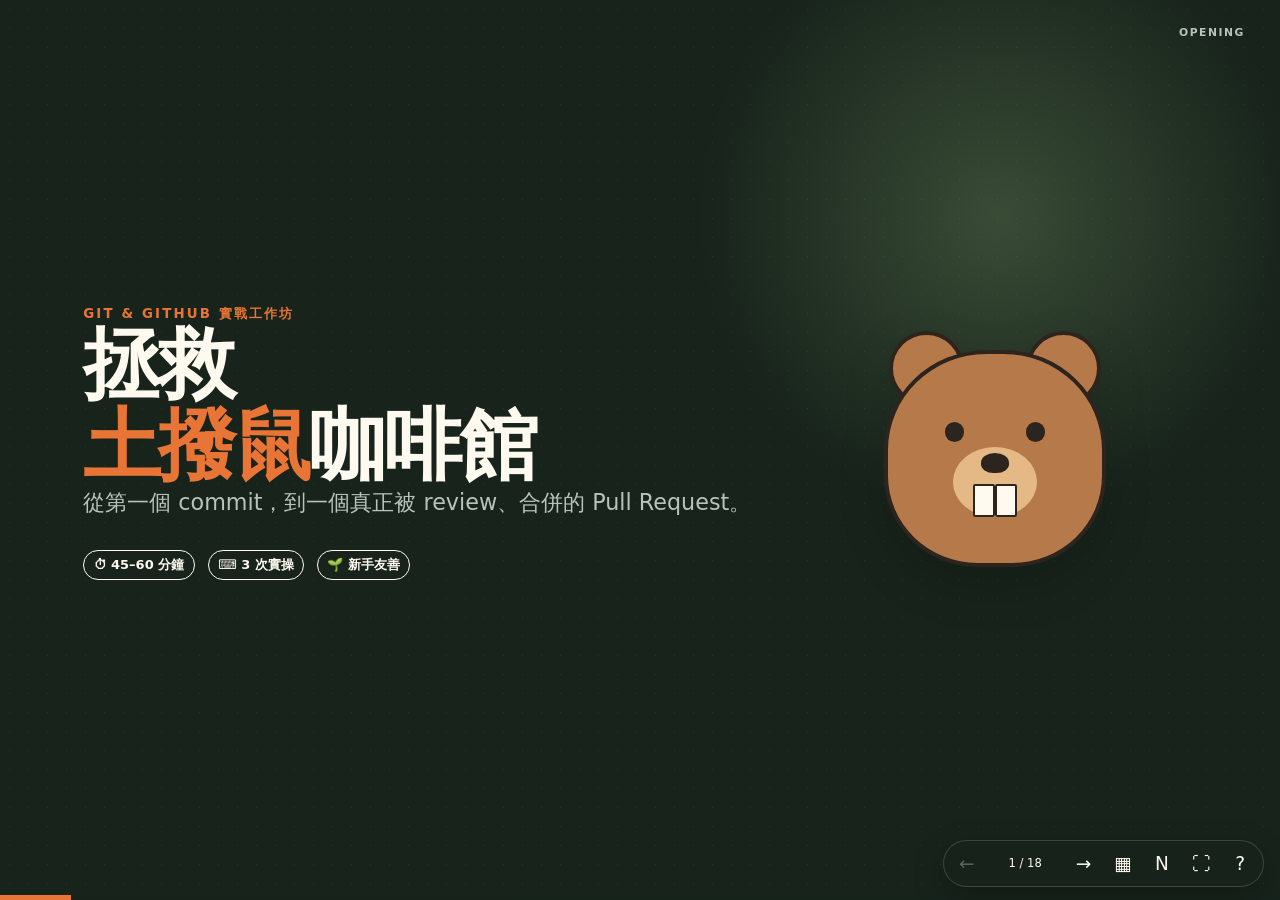
<file: slides/index.html>
<!doctype html>
<html lang="zh-Hant">
  <head>
    <meta charset="utf-8" />
    <meta name="viewport" content="width=device-width, initial-scale=1" />
    <meta name="theme-color" content="#17231b" />
    <title>Git &amp; GitHub 實戰簡報｜拯救土撥鼠咖啡館</title>
    <style>
      :root {
        --ink: #17231b;
        --paper: #f6f0df;
        --cream: #fffaf0;
        --moss: #315c42;
        --leaf: #a8cc8a;
        --orange: #e87535;
        --yellow: #f2c94c;
        --pink: #ef8f91;
        --muted: #6f766f;
        --line: rgb(23 35 27 / 16%);
        --shadow: 0 1.4rem 4rem rgb(27 39 30 / 16%);
        font-family: Inter, ui-sans-serif, system-ui, -apple-system, BlinkMacSystemFont,
          "Segoe UI", "Noto Sans TC", sans-serif;
      }

      * {
        box-sizing: border-box;
      }

      html,
      body {
        width: 100%;
        height: 100%;
        margin: 0;
        overflow: hidden;
        color: var(--ink);
        background: var(--ink);
      }

      body {
        font-size: clamp(13px, 1.45vw, 25px);
      }

      button,
      a {
        font: inherit;
      }

      button {
        color: inherit;
      }

      .deck {
        position: fixed;
        inset: 0;
        background: var(--paper);
      }

      .slide {
        position: absolute;
        inset: 0;
        display: none;
        flex-direction: column;
        justify-content: center;
        gap: 1.2em;
        padding: 5.2vh 6.5vw 7vh;
        overflow: hidden;
        isolation: isolate;
        background:
          radial-gradient(circle at 86% 18%, rgb(242 201 76 / 18%), transparent 23%),
          linear-gradient(135deg, #fffaf0, #f1ead7);
      }

      .slide::before {
        content: "";
        position: absolute;
        inset: 0;
        z-index: -2;
        opacity: 0.16;
        background-image: radial-gradient(var(--moss) 0.75px, transparent 0.75px);
        background-size: 19px 19px;
      }

      .slide::after {
        content: attr(data-chapter);
        position: absolute;
        right: 2.2rem;
        top: 1.6rem;
        color: var(--muted);
        font-size: 0.58em;
        font-weight: 800;
        letter-spacing: 0.14em;
        text-transform: uppercase;
      }

      .slide.active {
        display: flex;
        animation: enter 420ms cubic-bezier(0.2, 0.8, 0.2, 1) both;
      }

      @keyframes enter {
        from {
          opacity: 0;
          transform: translateY(1.2rem) scale(0.99);
        }
        to {
          opacity: 1;
          transform: none;
        }
      }

      @media (prefers-reduced-motion: reduce) {
        .slide.active {
          animation: none;
        }

        * {
          scroll-behavior: auto !important;
          transition: none !important;
        }
      }

      h1,
      h2,
      h3,
      p,
      ul,
      ol,
      pre,
      blockquote {
        margin: 0;
      }

      h1,
      h2,
      h3 {
        letter-spacing: -0.035em;
        line-height: 1.04;
      }

      h1 {
        max-width: 10em;
        font-size: 4.2em;
      }

      h2 {
        max-width: 15em;
        font-size: 2.7em;
      }

      h3 {
        font-size: 1.35em;
      }

      p,
      li {
        line-height: 1.52;
      }

      ul,
      ol {
        padding-left: 1.3em;
      }

      li + li {
        margin-top: 0.44em;
      }

      strong {
        color: var(--moss);
      }

      code,
      pre {
        font-family: "SFMono-Regular", Consolas, "Liberation Mono", monospace;
      }

      code:not(pre code) {
        padding: 0.1em 0.32em;
        border: 1px solid var(--line);
        border-radius: 0.35em;
        background: rgb(255 255 255 / 62%);
        color: #8f3e18;
      }

      pre {
        padding: 1.05em 1.25em;
        overflow: hidden;
        border: 1px solid rgb(255 255 255 / 12%);
        border-radius: 0.9em;
        color: #f7f4e8;
        background: #17231b;
        box-shadow: var(--shadow);
        font-size: 0.92em;
        line-height: 1.62;
      }

      pre .prompt {
        color: var(--yellow);
      }

      pre .comment {
        color: #a6b5aa;
      }

      .eyebrow {
        color: var(--orange);
        font-size: 0.72em;
        font-weight: 900;
        letter-spacing: 0.16em;
        text-transform: uppercase;
      }

      .lede {
        max-width: 36em;
        color: #4e5a52;
        font-size: 1.2em;
      }

      .accent {
        color: var(--orange);
      }

      .marker {
        position: relative;
        white-space: nowrap;
      }

      .marker::after {
        content: "";
        position: absolute;
        left: -0.06em;
        right: -0.08em;
        bottom: 0.06em;
        z-index: -1;
        height: 0.26em;
        border-radius: 999px;
        background: var(--yellow);
        transform: rotate(-1.5deg);
      }

      .grid-2,
      .grid-3 {
        display: grid;
        align-items: stretch;
        gap: 1em;
        width: 100%;
      }

      .grid-2 {
        grid-template-columns: repeat(2, minmax(0, 1fr));
      }

      .grid-3 {
        grid-template-columns: repeat(3, minmax(0, 1fr));
      }

      .card {
        position: relative;
        padding: 1.25em;
        border: 1px solid var(--line);
        border-radius: 1em;
        background: rgb(255 255 255 / 72%);
        box-shadow: 0 0.8rem 2rem rgb(23 35 27 / 8%);
      }

      .card p {
        margin-top: 0.55em;
        color: #59645c;
        font-size: 0.87em;
      }

      .card .number {
        display: inline-grid;
        width: 2.05em;
        height: 2.05em;
        margin-bottom: 0.7em;
        place-items: center;
        border-radius: 50%;
        color: var(--cream);
        background: var(--moss);
        font-weight: 900;
      }

      .dark {
        color: var(--cream);
        background:
          radial-gradient(circle at 78% 24%, rgb(168 204 138 / 24%), transparent 25%),
          #17231b;
      }

      .dark::before {
        background-image: radial-gradient(#f6f0df 0.75px, transparent 0.75px);
        opacity: 0.08;
      }

      .dark::after,
      .dark .lede {
        color: #b8c4ba;
      }

      .dark strong {
        color: var(--leaf);
      }

      .orange {
        color: #2f1c13;
        background: var(--orange);
      }

      .orange::before {
        opacity: 0.09;
      }

      .orange::after {
        color: rgb(47 28 19 / 62%);
      }

      .title-layout {
        display: grid;
        grid-template-columns: minmax(0, 1.25fr) minmax(14em, 0.75fr);
        align-items: center;
        gap: 2em;
      }

      .title-meta {
        display: flex;
        gap: 0.7em;
        margin-top: 1.6em;
        flex-wrap: wrap;
      }

      .pill {
        display: inline-flex;
        align-items: center;
        gap: 0.4em;
        padding: 0.4em 0.72em;
        border: 1px solid currentColor;
        border-radius: 999px;
        font-size: 0.7em;
        font-weight: 750;
      }

      .marmot {
        position: relative;
        width: min(27vw, 15em);
        aspect-ratio: 1;
        justify-self: center;
        filter: drop-shadow(0 1.2rem 1.4rem rgb(0 0 0 / 14%));
      }

      .marmot .head {
        position: absolute;
        inset: 17% 10% 5%;
        border: 0.22em solid #2d241e;
        border-radius: 46% 46% 42% 42%;
        background: #b67a4a;
      }

      .marmot .ear {
        position: absolute;
        top: 10%;
        width: 27%;
        aspect-ratio: 1;
        border: 0.22em solid #2d241e;
        border-radius: 50%;
        background: #b67a4a;
      }

      .marmot .ear.left {
        left: 12%;
      }

      .marmot .ear.right {
        right: 12%;
      }

      .marmot .eye {
        position: absolute;
        top: 43%;
        width: 7%;
        aspect-ratio: 1;
        border-radius: 50%;
        background: #2d241e;
      }

      .marmot .eye.left {
        left: 32%;
      }

      .marmot .eye.right {
        right: 32%;
      }

      .marmot .snout {
        position: absolute;
        left: 35%;
        top: 52%;
        width: 30%;
        height: 25%;
        border-radius: 50%;
        background: #e4b985;
      }

      .marmot .nose {
        position: absolute;
        left: 45%;
        top: 54%;
        width: 10%;
        height: 7%;
        border-radius: 50% 50% 45% 45%;
        background: #2d241e;
      }

      .marmot .tooth {
        position: absolute;
        top: 65%;
        width: 8%;
        height: 12%;
        border: 0.12em solid #2d241e;
        border-radius: 0.12em;
        background: #fffaf0;
      }

      .marmot .tooth.left {
        left: 42%;
      }

      .marmot .tooth.right {
        right: 42%;
      }

      .big-quote {
        max-width: 17em;
        font-size: 2.45em;
        font-weight: 850;
        letter-spacing: -0.04em;
        line-height: 1.18;
      }

      .compare {
        display: grid;
        grid-template-columns: 1fr auto 1fr;
        align-items: center;
        gap: 1.4em;
      }

      .compare .versus {
        display: grid;
        width: 2.8em;
        height: 2.8em;
        place-items: center;
        border-radius: 50%;
        color: var(--cream);
        background: var(--orange);
        font-size: 0.72em;
        font-weight: 900;
      }

      .compare-card {
        min-height: 11.5em;
        padding: 1.5em;
        border: 0.13em solid var(--ink);
        border-radius: 1.2em;
        background: var(--cream);
      }

      .compare-card .icon {
        font-size: 2.4em;
      }

      .compare-card ul {
        margin-top: 0.7em;
        font-size: 0.84em;
      }

      .pipeline {
        display: grid;
        grid-template-columns: 1fr auto 1fr auto 1fr;
        align-items: center;
        gap: 0.8em;
      }

      .station {
        min-height: 9em;
        padding: 1.2em;
        border: 0.14em solid var(--ink);
        border-radius: 1em;
        background: var(--cream);
        box-shadow: 0.5em 0.5em 0 var(--leaf);
      }

      .station .icon {
        display: block;
        margin-bottom: 0.45em;
        font-size: 2em;
      }

      .arrow {
        color: var(--orange);
        font-size: 2em;
        font-weight: 900;
      }

      .command-flow {
        display: flex;
        align-items: center;
        justify-content: center;
        gap: 0.7em;
        padding: 1.1em;
        border-radius: 1em;
        background: rgb(49 92 66 / 10%);
        flex-wrap: wrap;
      }

      .command-flow code {
        padding: 0.48em 0.68em;
        border: 0;
        color: var(--cream);
        background: var(--moss);
        font-weight: 800;
      }

      .terminal-grid {
        display: grid;
        grid-template-columns: minmax(0, 1.15fr) minmax(0, 0.85fr);
        align-items: center;
        gap: 1.4em;
      }

      .terminal-label {
        display: flex;
        align-items: center;
        gap: 0.4em;
        margin-bottom: -0.55em;
        padding-left: 1em;
        color: #d6ded8;
        font-size: 0.67em;
      }

      .terminal-label i {
        width: 0.7em;
        height: 0.7em;
        border-radius: 50%;
        background: var(--pink);
        box-shadow: 1.05em 0 var(--yellow), 2.1em 0 var(--leaf);
      }

      .callout {
        padding: 1em 1.2em;
        border-left: 0.28em solid var(--orange);
        border-radius: 0 0.8em 0.8em 0;
        background: rgb(232 117 53 / 10%);
      }

      .callout p {
        font-size: 0.88em;
      }

      .branch-viz {
        position: relative;
        min-height: 15em;
        padding: 1.5em;
        border-radius: 1.2em;
        color: var(--cream);
        background: var(--ink);
        box-shadow: var(--shadow);
      }

      .branch-row {
        display: grid;
        grid-template-columns: 7em repeat(4, 1fr);
        align-items: center;
        gap: 0.8em;
        min-height: 5.2em;
      }

      .branch-name {
        color: var(--leaf);
        font-family: monospace;
        font-weight: 800;
      }

      .commit {
        position: relative;
        display: grid;
        width: 2.05em;
        height: 2.05em;
        place-self: center;
        place-items: center;
        border: 0.14em solid currentColor;
        border-radius: 50%;
        color: var(--cream);
        background: var(--moss);
        font-family: monospace;
        font-size: 0.65em;
        font-weight: 850;
      }

      .commit::after {
        content: "";
        position: absolute;
        left: 100%;
        width: calc(4vw + 1.2em);
        height: 0.14em;
        background: currentColor;
      }

      .commit:last-child::after {
        display: none;
      }

      .commit.feature {
        color: var(--yellow);
        background: #704b1d;
      }

      .conflict {
        display: grid;
        grid-template-columns: 1fr auto 1fr;
        align-items: stretch;
        gap: 0.8em;
      }

      .version {
        padding: 1.1em;
        border-radius: 0.9em;
        color: var(--cream);
        background: var(--moss);
      }

      .version.right {
        background: #8b4d2b;
      }

      .version code {
        display: block;
        margin-top: 0.7em;
        font-size: 0.78em;
      }

      .bolt {
        align-self: center;
        font-size: 2.4em;
      }

      .workflow {
        display: grid;
        grid-template-columns: repeat(7, minmax(0, 1fr));
        align-items: center;
        gap: 0.45em;
      }

      .workflow .step {
        min-height: 7.5em;
        padding: 0.9em 0.65em;
        border: 1px solid var(--line);
        border-radius: 0.8em;
        background: rgb(255 255 255 / 70%);
        text-align: center;
      }

      .workflow .step span {
        display: block;
        margin-bottom: 0.4em;
        font-size: 1.65em;
      }

      .workflow .step strong {
        display: block;
        font-size: 0.72em;
      }

      .workflow .mini-arrow {
        color: var(--orange);
        font-weight: 900;
      }

      .danger-list {
        display: grid;
        grid-template-columns: repeat(2, minmax(0, 1fr));
        gap: 0.8em;
        list-style: none;
        padding: 0;
      }

      .danger-list li {
        display: flex;
        gap: 0.7em;
        padding: 0.9em 1em;
        border: 1px solid rgb(232 117 53 / 30%);
        border-radius: 0.8em;
        background: rgb(255 250 240 / 75%);
      }

      .danger-list .sign {
        flex: 0 0 auto;
        font-size: 1.35em;
      }

      .challenge {
        display: grid;
        grid-template-columns: 0.7fr 1.3fr;
        gap: 1.2em;
        align-items: center;
      }

      .timer {
        display: grid;
        width: 7.5em;
        aspect-ratio: 1;
        place-items: center;
        border: 0.18em solid var(--ink);
        border-radius: 50%;
        background: var(--yellow);
        box-shadow: 0.55em 0.55em 0 var(--orange);
        font-size: 1.5em;
        font-weight: 950;
      }

      .recap {
        display: grid;
        grid-template-columns: repeat(3, minmax(0, 1fr));
        gap: 0.8em;
      }

      .recap .card {
        min-height: 8em;
      }

      .big-link {
        display: inline-block;
        width: fit-content;
        padding: 0.7em 1em;
        border: 0.12em solid currentColor;
        border-radius: 999px;
        color: inherit;
        text-decoration: none;
        font-weight: 850;
      }

      .controls {
        position: fixed;
        right: 1rem;
        bottom: 0.8rem;
        z-index: 30;
        display: flex;
        align-items: center;
        gap: 0.45rem;
        padding: 0.42rem;
        border: 1px solid rgb(255 255 255 / 16%);
        border-radius: 999px;
        color: var(--cream);
        background: rgb(23 35 27 / 88%);
        box-shadow: 0 0.7rem 2rem rgb(0 0 0 / 22%);
        backdrop-filter: blur(14px);
      }

      .controls button {
        display: grid;
        width: 2rem;
        height: 2rem;
        padding: 0;
        place-items: center;
        border: 0;
        border-radius: 50%;
        color: inherit;
        background: transparent;
        cursor: pointer;
      }

      .controls button:hover,
      .controls button:focus-visible {
        outline: none;
        background: rgb(255 255 255 / 16%);
      }

      .controls button:disabled {
        cursor: not-allowed;
        opacity: 0.3;
      }

      .counter {
        min-width: 4.4rem;
        text-align: center;
        font-size: 0.72rem;
        font-variant-numeric: tabular-nums;
      }

      .progress {
        position: fixed;
        inset: auto 0 0;
        z-index: 31;
        height: 0.3rem;
        background: rgb(23 35 27 / 12%);
      }

      .progress span {
        display: block;
        width: 0;
        height: 100%;
        background: var(--orange);
        transition: width 260ms ease;
      }

      .notes-panel,
      .help-panel {
        position: fixed;
        z-index: 40;
        display: none;
        border: 1px solid rgb(255 255 255 / 18%);
        border-radius: 1rem;
        color: var(--cream);
        background: rgb(23 35 27 / 96%);
        box-shadow: 0 1.5rem 5rem rgb(0 0 0 / 35%);
        backdrop-filter: blur(18px);
      }

      .notes-panel.open,
      .help-panel.open {
        display: block;
      }

      .notes-panel {
        left: 1rem;
        right: 1rem;
        bottom: 4rem;
        max-height: 34vh;
        padding: 1.2rem 1.4rem;
        overflow: auto;
      }

      .notes-panel h2,
      .help-panel h2 {
        margin-bottom: 0.7rem;
        color: var(--leaf);
        font-size: 1rem;
        letter-spacing: 0;
      }

      .notes-panel p {
        font-size: 0.9rem;
        line-height: 1.65;
        white-space: pre-line;
      }

      .help-panel {
        left: 50%;
        top: 50%;
        width: min(34rem, calc(100vw - 2rem));
        padding: 1.4rem;
        transform: translate(-50%, -50%);
      }

      .help-grid {
        display: grid;
        grid-template-columns: repeat(2, 1fr);
        gap: 0.65rem 1.2rem;
        font-size: 0.85rem;
      }

      kbd {
        display: inline-block;
        min-width: 1.8em;
        padding: 0.18em 0.4em;
        border: 1px solid rgb(255 255 255 / 28%);
        border-bottom-width: 3px;
        border-radius: 0.35em;
        text-align: center;
      }

      .notes {
        display: none;
      }

      .deck.overview {
        display: grid;
        grid-template-columns: repeat(auto-fit, minmax(260px, 1fr));
        gap: 1rem;
        padding: 1rem 1rem 5rem;
        overflow: auto;
        background: #101711;
      }

      .deck.overview .slide {
        position: relative;
        inset: auto;
        display: flex;
        width: 100%;
        aspect-ratio: 16 / 9;
        min-height: 0;
        padding: 1.3em 1.6em;
        border: 2px solid transparent;
        border-radius: 0.8rem;
        font-size: 5px;
        cursor: pointer;
        animation: none;
      }

      .deck.overview .slide.active {
        border-color: var(--orange);
      }

      .deck.overview .slide::after {
        right: 1em;
        top: 1em;
      }

      .deck.overview .controls,
      .deck.overview + .controls {
        position: fixed;
      }

      @media (max-width: 720px), (max-aspect-ratio: 4/5) {
        body {
          font-size: clamp(12px, 2.7vw, 20px);
        }

        .slide {
          justify-content: flex-start;
          padding: 4.5rem 1.3rem 5rem;
          overflow-y: auto;
        }

        h1 {
          font-size: 3em;
        }

        h2 {
          font-size: 2.15em;
        }

        .title-layout,
        .terminal-grid,
        .challenge {
          grid-template-columns: 1fr;
        }

        .marmot {
          width: 11em;
        }

        .grid-3,
        .recap {
          grid-template-columns: 1fr;
        }

        .grid-2,
        .danger-list {
          grid-template-columns: 1fr;
        }

        .compare,
        .conflict {
          grid-template-columns: 1fr;
        }

        .compare .versus,
        .bolt {
          justify-self: center;
        }

        .pipeline {
          grid-template-columns: 1fr;
        }

        .pipeline .arrow {
          justify-self: center;
          transform: rotate(90deg);
        }

        .workflow {
          grid-template-columns: 1fr;
        }

        .workflow .step {
          min-height: auto;
        }

        .workflow .mini-arrow {
          justify-self: center;
          transform: rotate(90deg);
        }

        .branch-viz {
          min-width: 38rem;
        }

        .branch-wrap {
          overflow-x: auto;
        }

        .controls #overview,
        .controls #notes,
        .controls #fullscreen {
          display: none;
        }
      }

      @media print {
        html,
        body {
          height: auto;
          overflow: visible;
          background: white;
        }

        .deck {
          position: static;
        }

        .slide,
        .slide.active {
          position: relative;
          display: flex;
          width: 100vw;
          height: 56.25vw;
          break-after: page;
          animation: none;
        }

        .controls,
        .progress,
        .notes-panel,
        .help-panel {
          display: none !important;
        }
      }
    </style>
  </head>
  <body>
    <main class="deck" id="deck" aria-live="polite">
      <section class="slide dark active" data-chapter="OPENING">
        <div class="title-layout">
          <div>
            <p class="eyebrow">Git &amp; GitHub 實戰工作坊</p>
            <h1>拯救<br /><span class="accent">土撥鼠</span>咖啡館</h1>
            <p class="lede">從第一個 commit，到一個真正被 review、合併的 Pull Request。</p>
            <div class="title-meta">
              <span class="pill">⏱ 45–60 分鐘</span>
              <span class="pill">⌨️ 3 次實操</span>
              <span class="pill">🌱 新手友善</span>
            </div>
          </div>
          <div class="marmot" aria-label="土撥鼠插圖" role="img">
            <span class="ear left"></span><span class="ear right"></span>
            <span class="head"></span>
            <span class="eye left"></span><span class="eye right"></span>
            <span class="snout"></span><span class="nose"></span>
            <span class="tooth left"></span><span class="tooth right"></span>
          </div>
        </div>
        <aside class="notes">開場先問：有多少人曾經把檔名存成 final、final-2、真的-final？今天的目標就是用一套更可靠的方式取代它。</aside>
      </section>

      <section class="slide orange" data-chapter="MISSION">
        <p class="eyebrow">今天只完成一件事</p>
        <p class="big-quote">把一個想法，<br />安全地送進團隊的<span class="marker">正式版本</span>。</p>
        <p class="lede">你不需要背完所有指令。你需要知道自己在哪裡、改了什麼、下一步要保存什麼。</p>
        <aside class="notes">強調課程目標不是背誦。若時間有限，後面的進階指令可以略過，但三個核心問題要反覆詢問。</aside>
      </section>

      <section class="slide" data-chapter="01 · MENTAL MODEL">
        <p class="eyebrow">先拆掉第一個誤會</p>
        <h2>Git ≠ GitHub</h2>
        <div class="compare">
          <article class="compare-card">
            <div class="icon">🧰</div>
            <h3>Git</h3>
            <ul>
              <li>你電腦上的版本控制工具</li>
              <li>離線也能 commit、branch、merge</li>
              <li>保存「內容如何演進」</li>
            </ul>
          </article>
          <div class="versus">+</div>
          <article class="compare-card">
            <div class="icon">🌐</div>
            <h3>GitHub</h3>
            <ul>
              <li>放置 Git repository 的平台</li>
              <li>提供 Issue、PR、Review、Actions</li>
              <li>讓團隊討論與分享版本</li>
            </ul>
          </article>
        </div>
        <aside class="notes">類比：Git 像相機與相簿，GitHub 像可協作的雲端相簿。沒有 GitHub 仍能使用 Git。</aside>
      </section>

      <section class="slide" data-chapter="01 · MENTAL MODEL">
        <p class="eyebrow">Git 的三個區域</p>
        <h2>不是「存檔」，是<span class="marker">策展下一個版本</span></h2>
        <div class="pipeline">
          <article class="station">
            <span class="icon">📝</span>
            <h3>工作區</h3>
            <p>正在編輯的檔案</p>
          </article>
          <div class="arrow">→</div>
          <article class="station">
            <span class="icon">🛒</span>
            <h3>暫存區</h3>
            <p>下一個 commit 的精選內容</p>
          </article>
          <div class="arrow">→</div>
          <article class="station">
            <span class="icon">📚</span>
            <h3>版本庫</h3>
            <p>已保存、可回看的歷史</p>
          </article>
        </div>
        <div class="command-flow">
          <span>Working directory</span><code>git add</code><span>Staging area</span><code>git commit</code><span>Repository</span>
        </div>
        <aside class="notes">用購物車比喻 staging area：拿進購物車不等於結帳；你可以選擇這次 commit 要包含哪些檔案。</aside>
      </section>

      <section class="slide dark" data-chapter="02 · FIRST COMMIT">
        <p class="eyebrow">每天最重要的循環</p>
        <h2>先看，再選，最後保存。</h2>
        <div class="terminal-grid">
          <div>
            <div class="terminal-label"><i></i><span>terminal</span></div>
            <pre><span class="prompt">$</span> git status
<span class="prompt">$</span> git diff
<span class="prompt">$</span> git add menu.md
<span class="prompt">$</span> git diff --staged
<span class="prompt">$</span> git commit -m "Add cinnamon latte"</pre>
          </div>
          <div>
            <p class="big-quote">status → add → commit</p>
            <p class="lede">不要把 `git add .` 當成反射動作。先確認這次版本真的只做一件事。</p>
          </div>
        </div>
        <aside class="notes">現場逐行執行。特別比較 git diff 與 git diff --staged；問學員 add 前後內容去了哪裡。</aside>
      </section>

      <section class="slide" data-chapter="HANDS-ON · 01">
        <p class="eyebrow">⌨️ 實操一｜8 分鐘</p>
        <div class="challenge">
          <div class="timer">08:00</div>
          <div>
            <h2>替咖啡館新增一杯「肉桂拿鐵」</h2>
            <ol>
              <li>修改 <code>menu.md</code></li>
              <li>用 <code>status</code> 與 <code>diff</code> 確認</li>
              <li>只 add 這個檔案</li>
              <li>寫一個「未來的你看得懂」的 commit</li>
            </ol>
          </div>
        </div>
        <div class="callout"><p><strong>完成標誌：</strong><code>git status</code> 顯示 working tree clean，最新 commit 訊息能說明新增了什麼。</p></div>
        <aside class="notes">讓兩人一組：Driver 操作，Navigator 在按 Enter 前預測結果。時間到交換一組 commit message，討論哪個比較容易理解。</aside>
      </section>

      <section class="slide" data-chapter="03 · TIME TRAVEL">
        <p class="eyebrow">犯錯不可怕，搞不清楚狀態才可怕</p>
        <h2>Git 是你的<span class="marker">安全網</span></h2>
        <div class="grid-3">
          <article class="card">
            <span class="number">1</span>
            <h3>先看差異</h3>
            <p><code>git diff</code><br />先知道自己要丟掉什麼。</p>
          </article>
          <article class="card">
            <span class="number">2</span>
            <h3>尚未提交</h3>
            <p><code>git restore file</code><br />復原工作區檔案。</p>
          </article>
          <article class="card">
            <span class="number">3</span>
            <h3>已經分享</h3>
            <p><code>git revert ID</code><br />用新 commit 反轉錯誤。</p>
          </article>
        </div>
        <div class="callout"><p><strong>共同歷史的原則：</strong>錯誤可以留下，來龍去脈要清楚。不要任意改寫隊友已經取得的 commit。</p></div>
        <aside class="notes">這裡先不教 reset。新手最需要的是能判斷 restore 與 revert 的使用時機，並養成先 diff 的習慣。</aside>
      </section>

      <section class="slide dark" data-chapter="04 · BRANCHES">
        <p class="eyebrow">平行宇宙，但很輕量</p>
        <h2>Branch 讓未完成的工作，不打擾正式版本。</h2>
        <div class="branch-wrap">
          <div class="branch-viz" aria-label="分支示意圖">
            <div class="branch-row">
              <span class="branch-name">main</span>
              <span class="commit">A</span>
              <span class="commit">B</span>
              <span class="commit">C</span>
              <span class="commit">D</span>
            </div>
            <div class="branch-row">
              <span class="branch-name">feature/cake</span>
              <span></span>
              <span class="commit feature">E</span>
              <span class="commit feature">F</span>
              <span></span>
            </div>
          </div>
        </div>
        <p class="lede">Branch 不是複製一整份專案；它是一個指向 commit、會跟著你前進的標籤。</p>
        <aside class="notes">指著圖說：A/B 是共同祖先，feature 有 E/F，main 繼續出現 C/D。兩條時間線可以稍後再整合。</aside>
      </section>

      <section class="slide" data-chapter="04 · BRANCHES">
        <p class="eyebrow">新品秘密開發</p>
        <h2>建立 → 工作 → 回主線 → 合併</h2>
        <div class="terminal-grid">
          <div>
            <div class="terminal-label"><i></i><span>terminal</span></div>
            <pre><span class="prompt">$</span> git switch -c feature/acorn-cake
<span class="comment"># 修改、add、commit...</span>

<span class="prompt">$</span> git switch main
<span class="prompt">$</span> git merge feature/acorn-cake
<span class="prompt">$</span> git branch -d feature/acorn-cake</pre>
          </div>
          <div class="card">
            <h3>合併的方向</h3>
            <p>先切到<strong>要接收改動</strong>的 branch，再 merge <strong>要帶進來</strong>的 branch。</p>
            <p><code>main ← feature</code></p>
          </div>
        </div>
        <aside class="notes">最常見錯誤是站錯 branch 合併。請全場一起說一次：先切到接收方，再 merge 來源方。</aside>
      </section>

      <section class="slide orange" data-chapter="HANDS-ON · 02">
        <p class="eyebrow">⌨️ 實操二｜10 分鐘</p>
        <div class="challenge">
          <div class="timer">10:00</div>
          <div>
            <h2>在秘密 branch 開發「橡實蛋糕」</h2>
            <ol>
              <li>建立 <code>feature/acorn-cake</code></li>
              <li>修改菜單並 commit</li>
              <li>切回 main，觀察內容消失</li>
              <li>合併後再觀察內容回來</li>
            </ol>
          </div>
        </div>
        <aside class="notes">內容消失時刻意停一下，讓學員說明為何不是檔案遺失。最後用 git log --oneline --graph --all 看歷史。</aside>
      </section>

      <section class="slide" data-chapter="05 · CONFLICTS">
        <p class="eyebrow">Conflict 不是錯誤，是一個決策點</p>
        <h2>Git 不猜人類的意圖。</h2>
        <div class="conflict">
          <div class="version">
            <h3>main</h3>
            <code>城市裡的森林角落</code>
          </div>
          <div class="bolt">⚡</div>
          <div class="version right">
            <h3>feature</h3>
            <code>每一口都是冒險</code>
          </div>
        </div>
        <div class="grid-2">
          <pre>&lt;&lt;&lt;&lt;&lt;&lt;&lt; HEAD
城市裡的森林角落
&#61;&#61;&#61;&#61;&#61;&#61;&#61;
每一口都是冒險
&gt;&gt;&gt;&gt;&gt;&gt;&gt; feature</pre>
          <ol>
            <li><code>git status</code> 找衝突檔</li>
            <li>編輯成團隊真正想要的內容</li>
            <li>移除三種衝突標記</li>
            <li><code>add</code> ＋ <code>commit</code></li>
          </ol>
        </div>
        <aside class="notes">強調解衝突不是「選比較新的」，而是理解兩邊意圖後做內容決策。想退出可用 git merge --abort。</aside>
      </section>

      <section class="slide dark" data-chapter="06 · REMOTES">
        <p class="eyebrow">從一台電腦，到一個團隊</p>
        <h2>Commit 在本機；Push 才分享。</h2>
        <div class="pipeline">
          <article class="station">
            <span class="icon">💻</span>
            <h3>Local</h3>
            <p>你的 commits 與 branches</p>
          </article>
          <div class="arrow">⇄</div>
          <article class="station">
            <span class="icon">☁️</span>
            <h3>origin</h3>
            <p>GitHub 上的遠端 repository</p>
          </article>
          <div class="arrow">⇄</div>
          <article class="station">
            <span class="icon">👥</span>
            <h3>Team</h3>
            <p>透過 PR review 與整合</p>
          </article>
        </div>
        <div class="command-flow">
          <code>git fetch</code><span>只更新遠端資訊</span><code>git pull</code><span>下載並整合</span><code>git push</code><span>分享 commits</span>
        </div>
        <aside class="notes">問學員：commit 完成後同事看得到嗎？答案是看不到，直到 push。fetch 不改工作區，是觀察遠端的安全動作。</aside>
      </section>

      <section class="slide" data-chapter="07 · COLLABORATION">
        <p class="eyebrow">一條可靠的小團隊工作流</p>
        <h2>不要直接把想法丟進 main</h2>
        <div class="workflow">
          <div class="step"><span>🎯</span><strong>Issue</strong></div><div class="mini-arrow">→</div>
          <div class="step"><span>🌿</span><strong>Branch</strong></div><div class="mini-arrow">→</div>
          <div class="step"><span>📦</span><strong>Commits</strong></div><div class="mini-arrow">→</div>
          <div class="step"><span>🚀</span><strong>Push</strong></div>
        </div>
        <div class="workflow">
          <div class="step"><span>💬</span><strong>Pull Request</strong></div><div class="mini-arrow">→</div>
          <div class="step"><span>🔍</span><strong>Review</strong></div><div class="mini-arrow">→</div>
          <div class="step"><span>🤝</span><strong>Merge</strong></div><div class="mini-arrow">→</div>
          <div class="step"><span>🧹</span><strong>Delete branch</strong></div>
        </div>
        <aside class="notes">Issue 記錄為什麼，commit 記錄如何一步步做，PR 記錄整體變更與 review 決策。三層資訊彼此互補。</aside>
      </section>

      <section class="slide" data-chapter="07 · PULL REQUESTS">
        <p class="eyebrow">好的 PR 讓 Reviewer 很快進入狀況</p>
        <h2>不是「請幫我看」，而是提供一條<span class="marker">驗證路徑</span></h2>
        <div class="grid-2">
          <article class="card">
            <h3>作者要說清楚</h3>
            <ul>
              <li>為什麼要改？</li>
              <li>這次改了什麼？</li>
              <li>要怎麼驗證？</li>
              <li>有哪些取捨或未完成範圍？</li>
            </ul>
          </article>
          <article class="card">
            <h3>Reviewer 要真的看</h3>
            <ul>
              <li>先看 <strong>Files changed</strong></li>
              <li>確認沒有無關檔案與秘密</li>
              <li>留言要具體、對事不對人</li>
              <li>問題處理後才 Approve</li>
            </ul>
          </article>
        </div>
        <aside class="notes">可以展示 repo 的 PR template。提醒學員：Review 是共同負責品質，不是找碴，也不是只按 Approve。</aside>
      </section>

      <section class="slide orange" data-chapter="HANDS-ON · 03">
        <p class="eyebrow">⌨️ 實操三｜12 分鐘</p>
        <div class="challenge">
          <div class="timer">12:00</div>
          <div>
            <h2>把學習筆記送進 Pull Request</h2>
            <ol>
              <li>建立 Issue 與 branch</li>
              <li>新增一份個人學習筆記</li>
              <li>commit、push、建立 PR</li>
              <li>和隔壁同學交換 Review</li>
            </ol>
          </div>
        </div>
        <div class="callout"><p>PR 內容加入 <code>Closes #Issue編號</code>，合併時就能自動關閉對應 Issue。</p></div>
        <aside class="notes">若只有一人，改做 self-review。要求至少一則具體建議，而不是只留言 LGTM。</aside>
      </section>

      <section class="slide" data-chapter="SAFETY">
        <p class="eyebrow">五條救命原則</p>
        <h2>先停一下，通常比多打一個指令更快。</h2>
        <ul class="danger-list">
          <li><span class="sign">🧭</span><span><strong>常看 status</strong><br />先確認 branch 與當前狀態。</span></li>
          <li><span class="sign">🔎</span><span><strong>復原前看 diff</strong><br />知道自己即將丟掉什麼。</span></li>
          <li><span class="sign">🧩</span><span><strong>一個 commit 一件事</strong><br />讓歷史容易理解與反轉。</span></li>
          <li><span class="sign">🔐</span><span><strong>秘密永遠不要 commit</strong><br />密碼與 token 放進環境變數。</span></li>
          <li><span class="sign">🚫</span><span><strong>共同分支別亂 force push</strong><br />已分享的歷史優先用 revert。</span></li>
          <li><span class="sign">🙋</span><span><strong>看不懂就先問</strong><br />不要貼上來路不明的破壞性指令。</span></li>
        </ul>
        <aside class="notes">特別提醒：把 secret 從最新 commit 刪除仍不代表它沒出現在歷史，外洩後要立刻撤銷並換新。</aside>
      </section>

      <section class="slide dark" data-chapter="RECAP">
        <p class="eyebrow">離開前，帶走三個問題</p>
        <h2>每次動手前，先問：</h2>
        <div class="recap">
          <article class="card">
            <span class="number">1</span>
            <h3>我在哪個 branch？</h3>
            <p><code>git status</code></p>
          </article>
          <article class="card">
            <span class="number">2</span>
            <h3>我改了什麼？</h3>
            <p><code>git diff</code></p>
          </article>
          <article class="card">
            <span class="number">3</span>
            <h3>下一個 commit 放什麼？</h3>
            <p><code>git diff --staged</code></p>
          </article>
        </div>
        <aside class="notes">請大家不看投影片，口頭回答三個問題分別用什麼指令。這比背更多進階指令重要。</aside>
      </section>

      <section class="slide orange" data-chapter="NEXT STEP">
        <p class="eyebrow">現在，真的去做一次</p>
        <h2>刻意犯錯，<br />再把自己救回來。</h2>
        <p class="lede">完整任務、練習沙盒、指令小抄都在 GitHub。</p>
        <a class="big-link" href="https://github.com/ntumarmot/git-tutorial">github.com/ntumarmot/git-tutorial ↗</a>
        <div class="title-meta">
          <span class="pill">← / → 切換投影片</span>
          <span class="pill">N 講者備註</span>
          <span class="pill">? 快捷鍵</span>
        </div>
        <aside class="notes">收尾可以邀請大家替 repository 按 Star、開 Issue 回報卡關處，但更重要的是完成教材第 07 關的自主挑戰。</aside>
      </section>
    </main>

    <nav class="controls" aria-label="簡報控制">
      <button id="prev" type="button" aria-label="上一張">←</button>
      <span class="counter" id="counter">1 / 18</span>
      <button id="next" type="button" aria-label="下一張">→</button>
      <button id="overview" type="button" aria-label="投影片總覽" title="總覽（O）">▦</button>
      <button id="notes" type="button" aria-label="講者備註" title="講者備註（N）">N</button>
      <button id="fullscreen" type="button" aria-label="全螢幕" title="全螢幕（F）">⛶</button>
      <button id="help" type="button" aria-label="快捷鍵說明" title="快捷鍵（?）">?</button>
    </nav>
    <div class="progress" aria-hidden="true"><span id="progressBar"></span></div>

    <aside class="notes-panel" id="notesPanel" aria-label="講者備註">
      <h2>講者備註</h2>
      <p id="notesContent"></p>
    </aside>

    <aside class="help-panel" id="helpPanel" aria-label="快捷鍵說明">
      <h2>簡報快捷鍵</h2>
      <div class="help-grid">
        <span><kbd>→</kbd> / <kbd>Space</kbd></span><span>下一張</span>
        <span><kbd>←</kbd></span><span>上一張</span>
        <span><kbd>Home</kbd> / <kbd>End</kbd></span><span>第一張 / 最後一張</span>
        <span><kbd>O</kbd></span><span>投影片總覽</span>
        <span><kbd>N</kbd></span><span>講者備註</span>
        <span><kbd>F</kbd></span><span>全螢幕</span>
        <span><kbd>?</kbd> / <kbd>Esc</kbd></span><span>說明 / 關閉面板</span>
      </div>
    </aside>

    <script>
      (() => {
        const deck = document.querySelector("#deck");
        const slides = [...document.querySelectorAll(".slide")];
        const prevButton = document.querySelector("#prev");
        const nextButton = document.querySelector("#next");
        const overviewButton = document.querySelector("#overview");
        const notesButton = document.querySelector("#notes");
        const fullscreenButton = document.querySelector("#fullscreen");
        const helpButton = document.querySelector("#help");
        const counter = document.querySelector("#counter");
        const progressBar = document.querySelector("#progressBar");
        const notesPanel = document.querySelector("#notesPanel");
        const notesContent = document.querySelector("#notesContent");
        const helpPanel = document.querySelector("#helpPanel");
        let current = Math.max(0, Math.min(slides.length - 1, Number(location.hash.slice(1)) - 1 || 0));
        let touchStartX = 0;

        const isOpen = (element) => element.classList.contains("open");

        function render() {
          slides.forEach((slide, index) => {
            slide.classList.toggle("active", index === current);
            slide.setAttribute("aria-hidden", index === current ? "false" : "true");
          });
          counter.textContent = `${current + 1} / ${slides.length}`;
          progressBar.style.width = `${((current + 1) / slides.length) * 100}%`;
          prevButton.disabled = current === 0;
          nextButton.disabled = current === slides.length - 1;
          const note = slides[current].querySelector(".notes");
          notesContent.textContent = note ? note.textContent.trim() : "這一頁沒有講者備註。";
          history.replaceState(null, "", `#${current + 1}`);
          document.title = `${current + 1}/${slides.length} · Git & GitHub 實戰簡報`;
        }

        function goTo(index) {
          current = Math.max(0, Math.min(slides.length - 1, index));
          deck.classList.remove("overview");
          render();
        }

        function toggleOverview() {
          deck.classList.toggle("overview");
          notesPanel.classList.remove("open");
          helpPanel.classList.remove("open");
        }

        function toggleNotes() {
          notesPanel.classList.toggle("open");
          helpPanel.classList.remove("open");
        }

        function toggleHelp() {
          helpPanel.classList.toggle("open");
          notesPanel.classList.remove("open");
        }

        async function toggleFullscreen() {
          if (!document.fullscreenElement) {
            await document.documentElement.requestFullscreen?.();
          } else {
            await document.exitFullscreen?.();
          }
        }

        prevButton.addEventListener("click", () => goTo(current - 1));
        nextButton.addEventListener("click", () => goTo(current + 1));
        overviewButton.addEventListener("click", toggleOverview);
        notesButton.addEventListener("click", toggleNotes);
        fullscreenButton.addEventListener("click", toggleFullscreen);
        helpButton.addEventListener("click", toggleHelp);

        slides.forEach((slide, index) => {
          slide.addEventListener("click", () => {
            if (deck.classList.contains("overview")) goTo(index);
          });
        });

        document.addEventListener("keydown", (event) => {
          if (event.key === "Escape") {
            notesPanel.classList.remove("open");
            helpPanel.classList.remove("open");
            deck.classList.remove("overview");
            return;
          }
          if (isOpen(helpPanel) || isOpen(notesPanel)) return;
          if (["ArrowRight", "PageDown", " "].includes(event.key)) {
            event.preventDefault();
            goTo(current + 1);
          } else if (["ArrowLeft", "PageUp"].includes(event.key)) {
            event.preventDefault();
            goTo(current - 1);
          } else if (event.key === "Home") {
            goTo(0);
          } else if (event.key === "End") {
            goTo(slides.length - 1);
          } else if (event.key.toLowerCase() === "o") {
            toggleOverview();
          } else if (event.key.toLowerCase() === "n") {
            toggleNotes();
          } else if (event.key.toLowerCase() === "f") {
            toggleFullscreen();
          } else if (event.key === "?") {
            toggleHelp();
          }
        });

        deck.addEventListener("touchstart", (event) => {
          touchStartX = event.changedTouches[0].screenX;
        }, { passive: true });

        deck.addEventListener("touchend", (event) => {
          const distance = event.changedTouches[0].screenX - touchStartX;
          if (Math.abs(distance) < 55 || deck.classList.contains("overview")) return;
          goTo(distance < 0 ? current + 1 : current - 1);
        }, { passive: true });

        window.addEventListener("hashchange", () => {
          const requested = Number(location.hash.slice(1));
          if (Number.isFinite(requested) && requested > 0) goTo(requested - 1);
        });

        render();
      })();
    </script>
  </body>
</html>
</file>
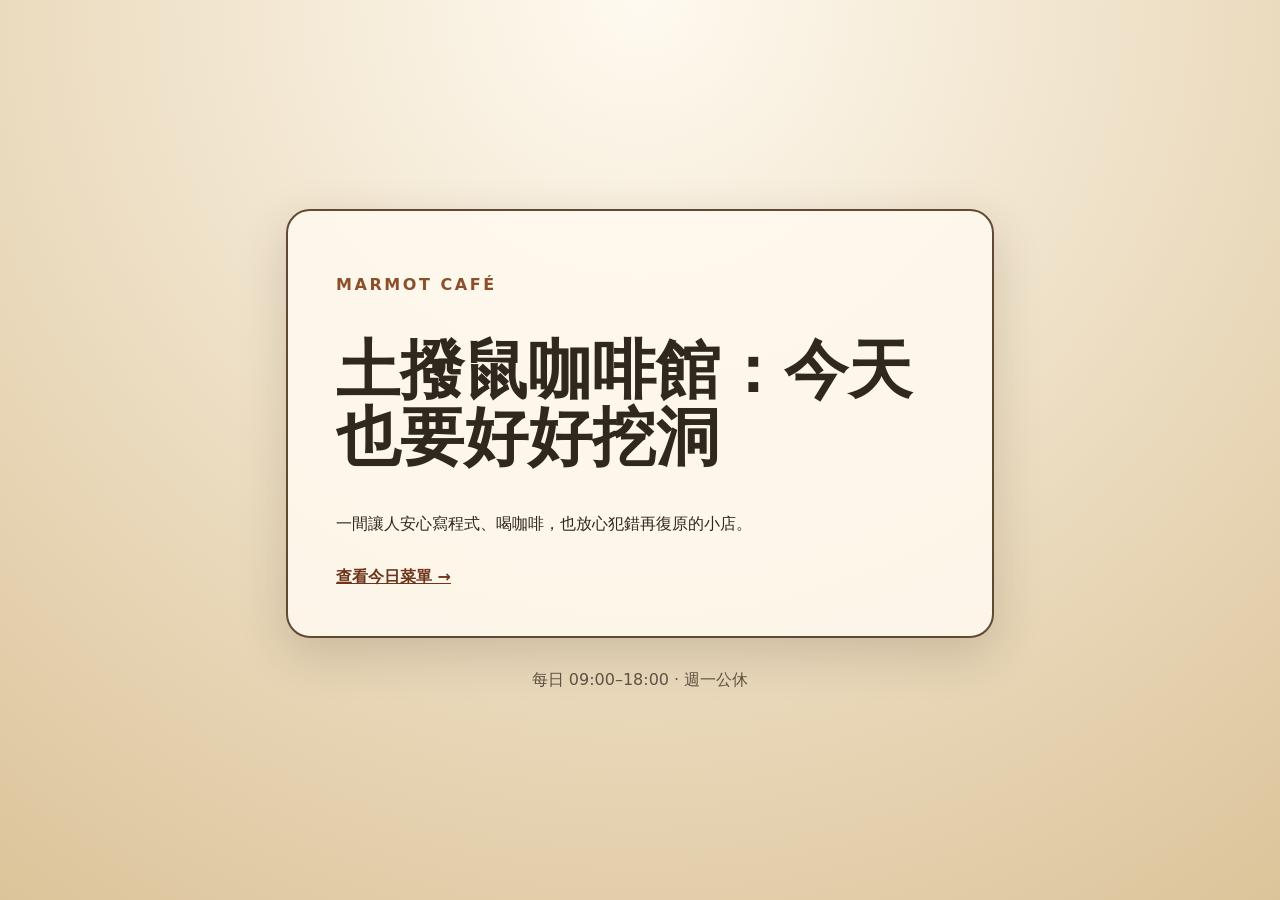
<file: starter/site/index.html>
<!doctype html>
<html lang="zh-Hant">
  <head>
    <meta charset="utf-8" />
    <meta name="viewport" content="width=device-width, initial-scale=1" />
    <title>土撥鼠咖啡館</title>
    <link rel="stylesheet" href="style.css" />
  </head>
  <body>
    <main class="card">
      <p class="eyebrow">MARMOT CAFÉ</p>
      <h1>土撥鼠咖啡館：今天也要好好挖洞</h1>
      <p>一間讓人安心寫程式、喝咖啡，也放心犯錯再復原的小店。</p>
      <a href="menu.md">查看今日菜單 →</a>
    </main>
    <footer>每日 09:00–18:00 · 週一公休</footer>
  </body>
</html>
</file>
<file: starter/site/style.css>
:root {
  color-scheme: light;
  font-family: system-ui, -apple-system, BlinkMacSystemFont, "Segoe UI", sans-serif;
  color: #30271f;
  background: #f4ead7;
}

body {
  min-height: 100vh;
  margin: 0;
  display: grid;
  place-content: center;
  gap: 2rem;
  background: radial-gradient(circle at top, #fffaf0, #dcc49a);
}

.card {
  width: min(38rem, calc(100vw - 5rem));
  padding: 3rem;
  border: 2px solid #604a32;
  border-radius: 1.5rem;
  background: rgb(255 250 240 / 88%);
  box-shadow: 0 1rem 3rem rgb(68 47 27 / 18%);
}

.eyebrow {
  color: #8b4f2a;
  font-weight: 800;
  letter-spacing: 0.16em;
}

h1 {
  font-size: clamp(2rem, 6vw, 4rem);
  line-height: 1.05;
}

a {
  display: inline-block;
  margin-top: 1rem;
  color: #6f351c;
  font-weight: 700;
}

footer {
  text-align: center;
  color: #5f5143;
}
</file>
